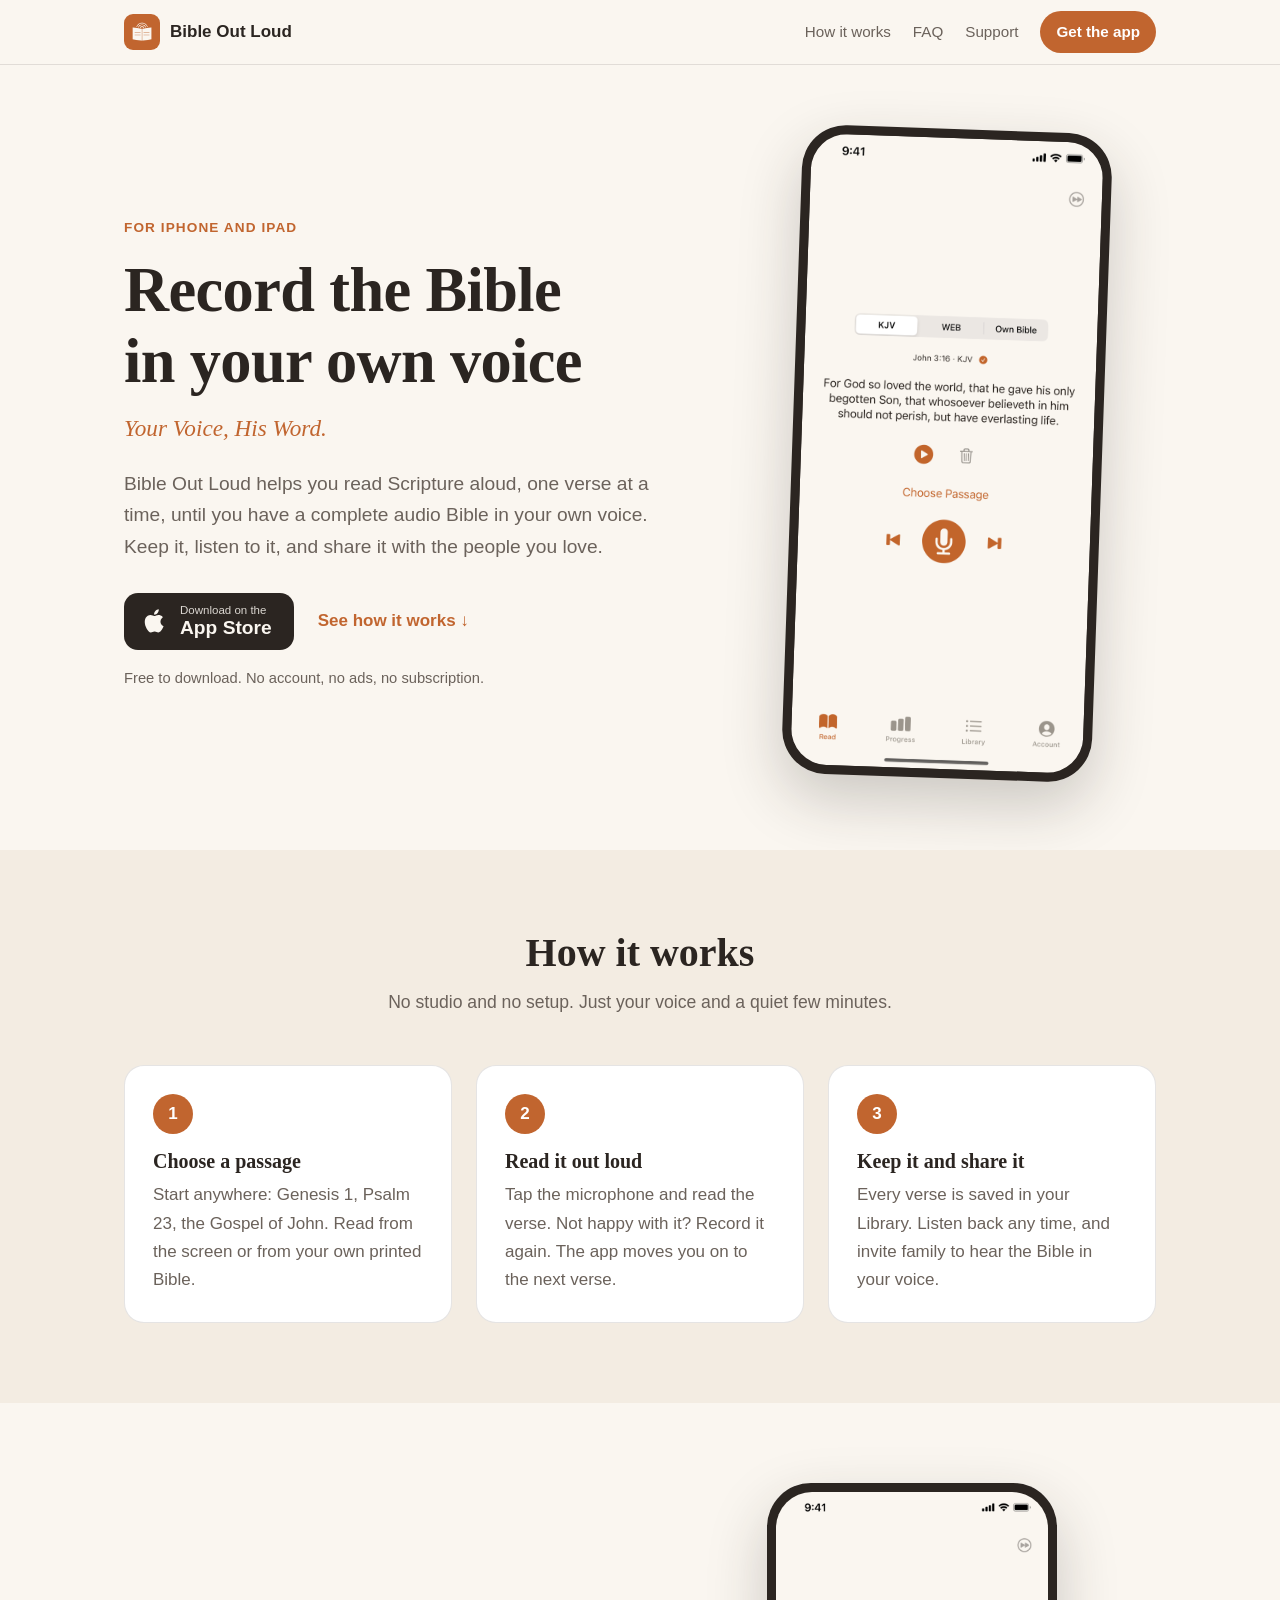
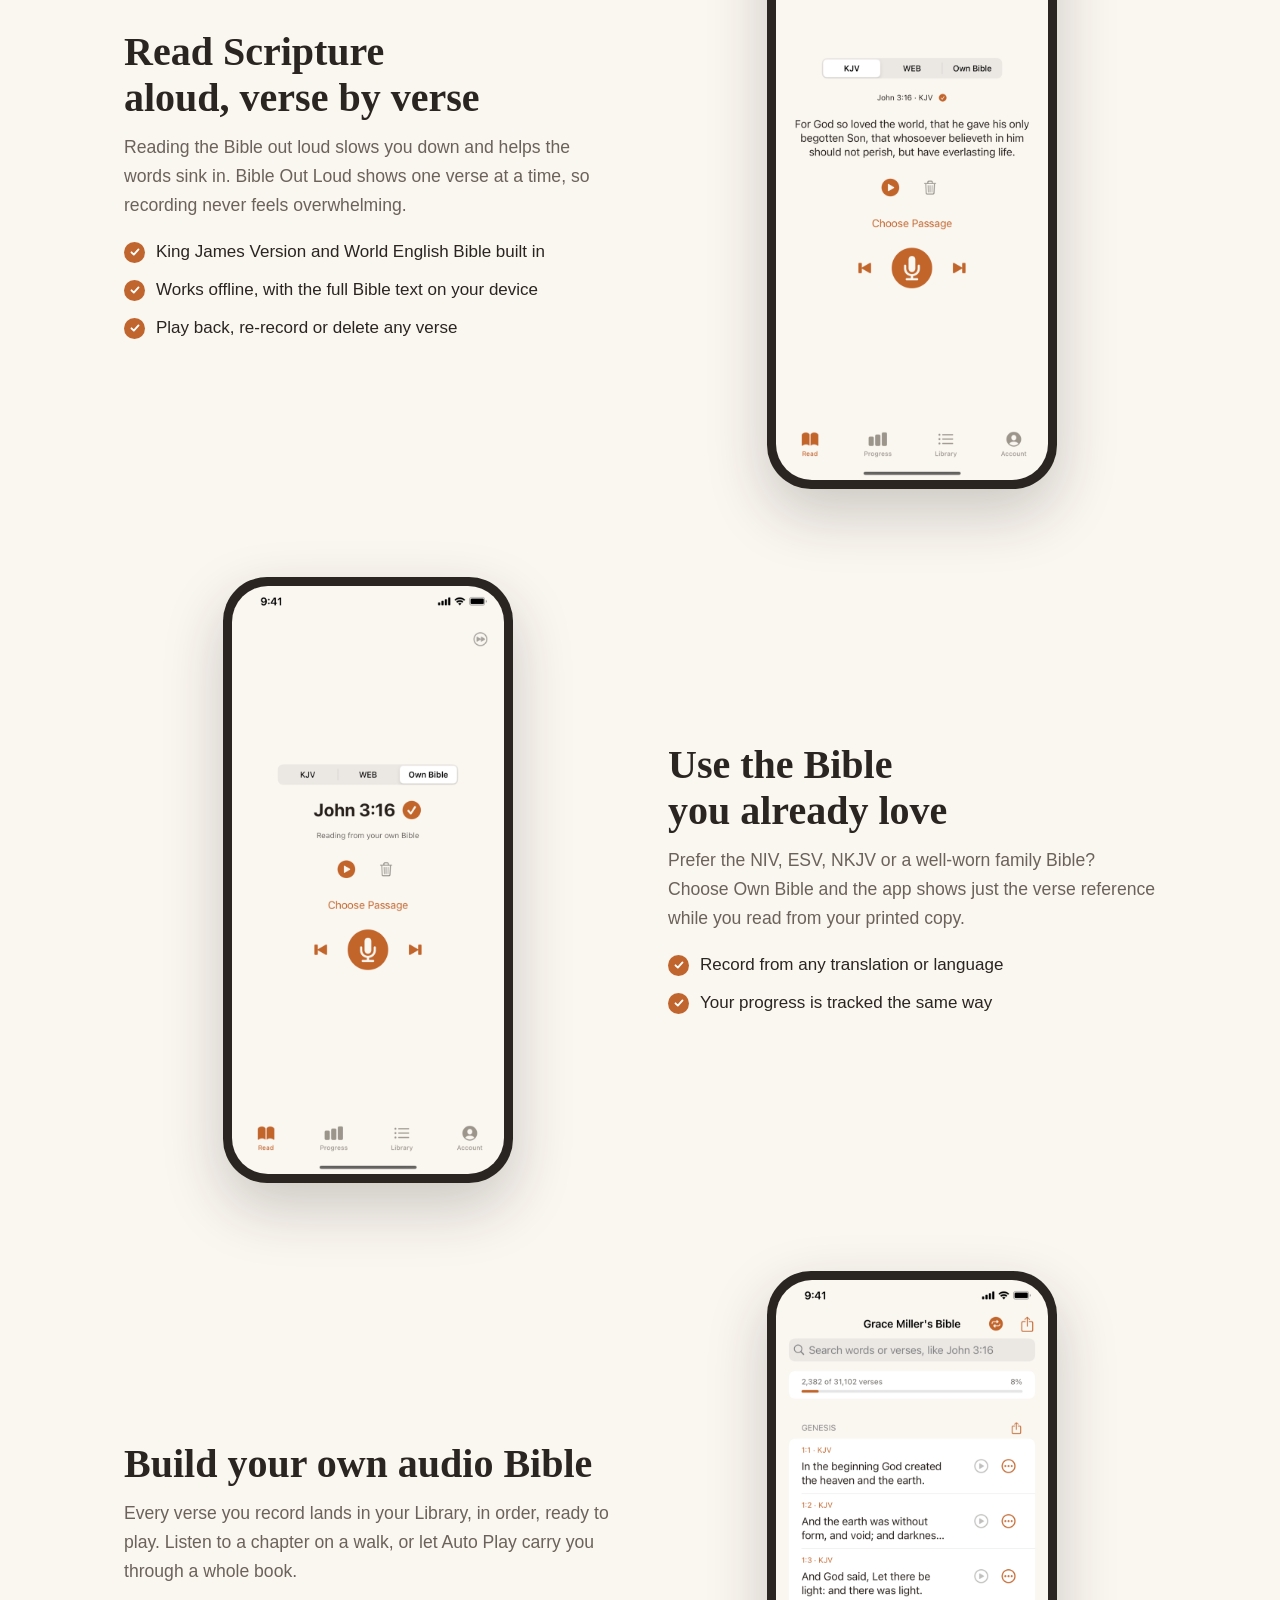
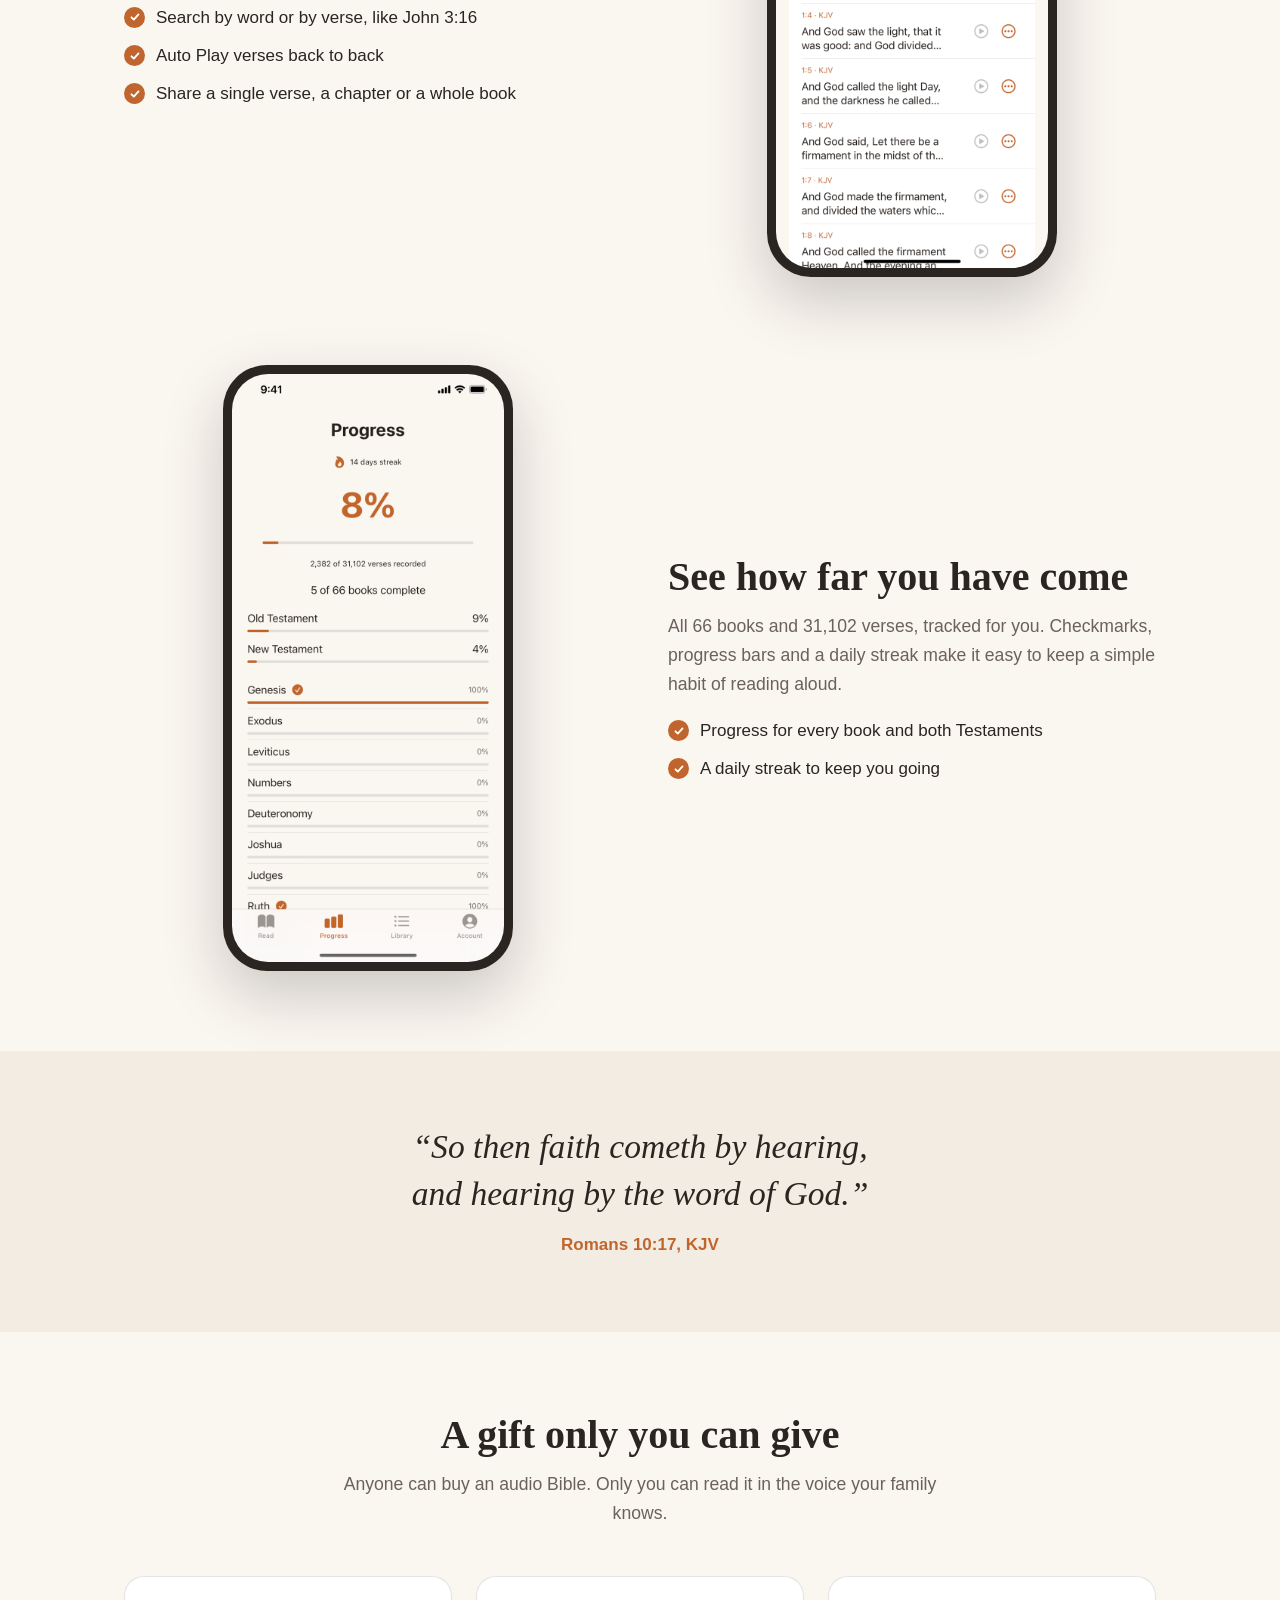
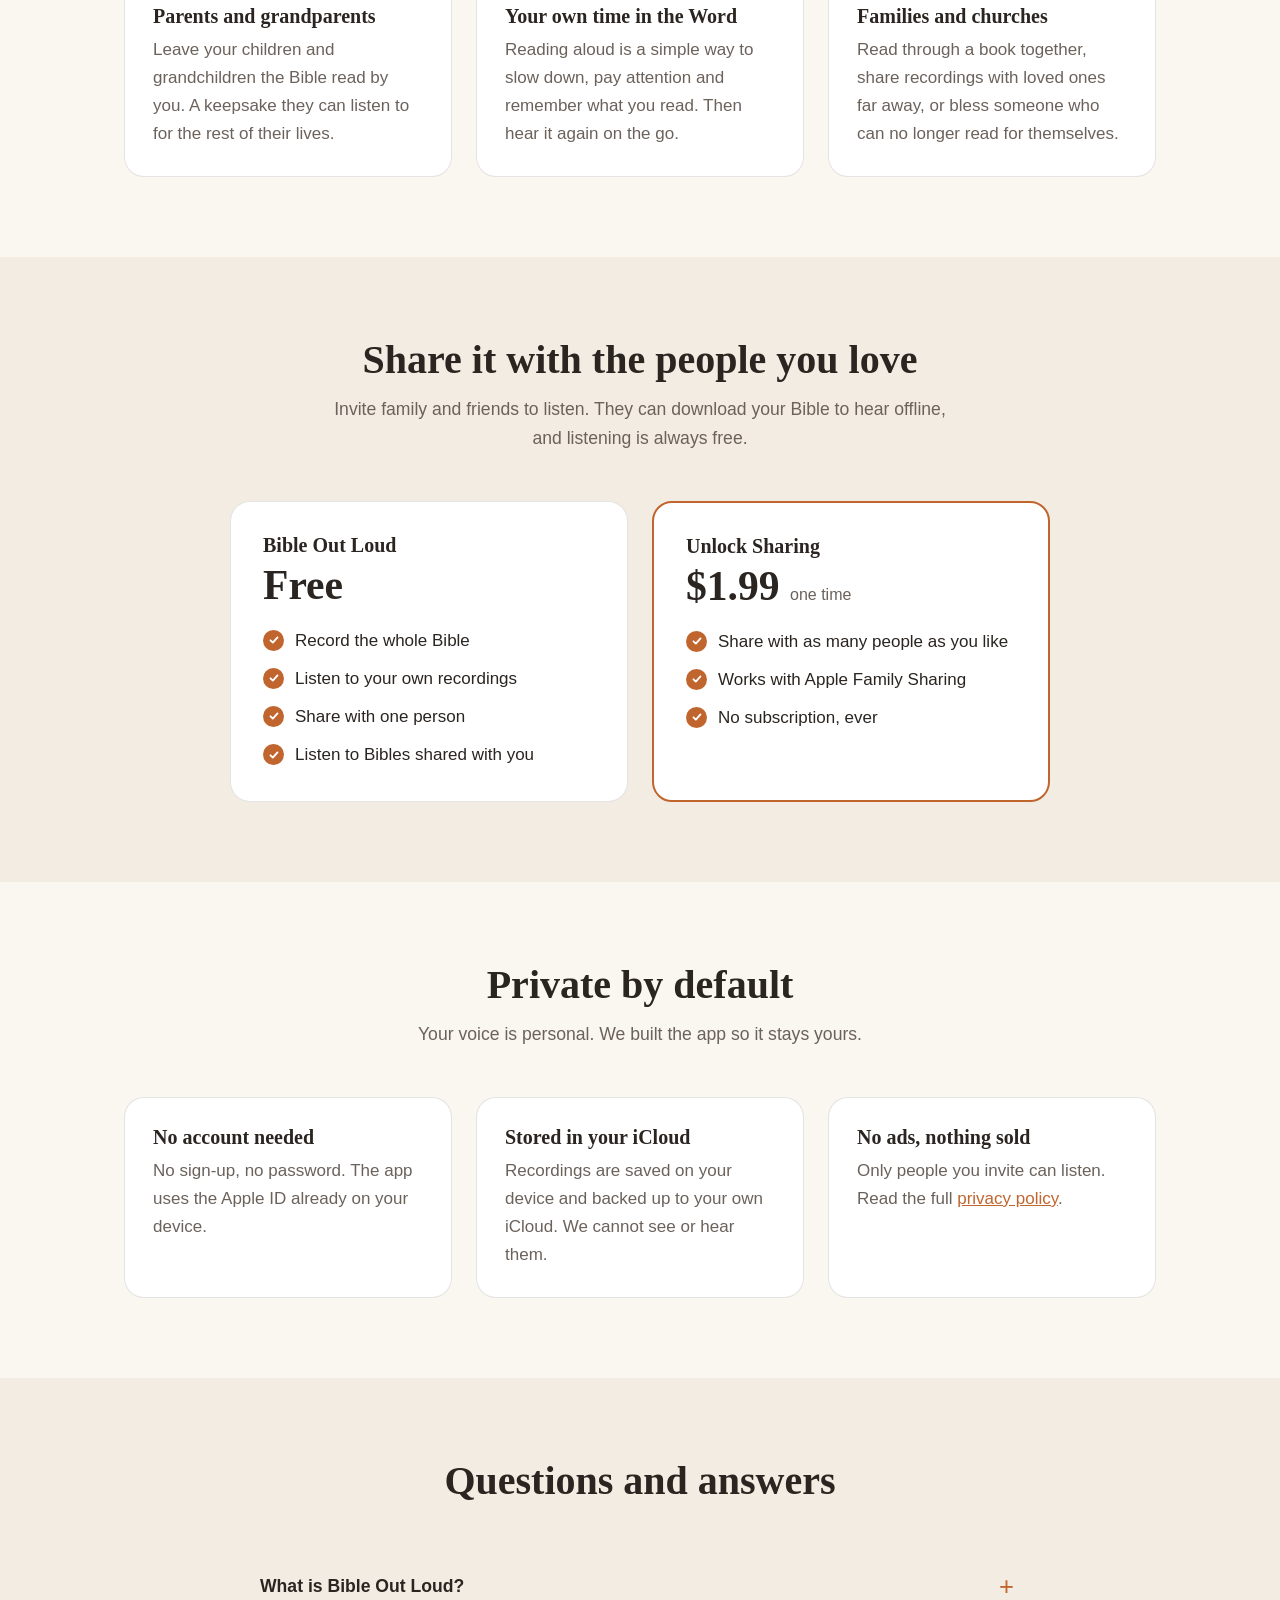
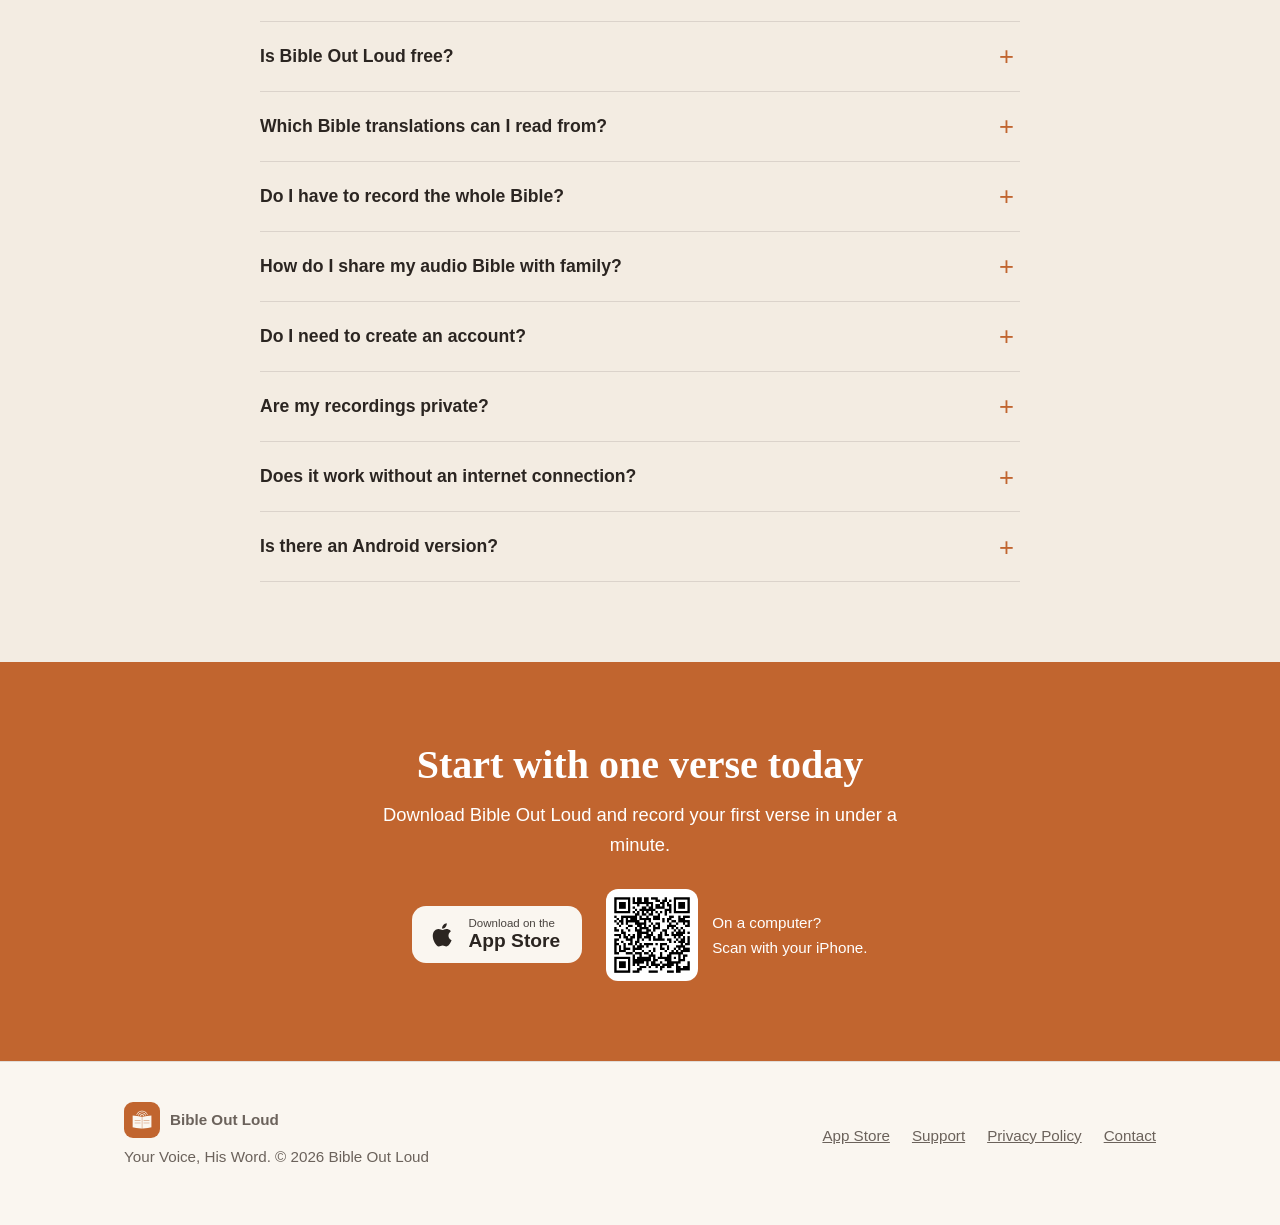
<file: index.html>
<!doctype html>
<html lang="en">
<head>
<meta charset="utf-8">
<meta name="viewport" content="width=device-width, initial-scale=1">
<title>Bible Out Loud: Record the Bible in Your Own Voice</title>
<meta name="description" content="Read Scripture aloud, verse by verse, and build an audio Bible in your own voice. Share it with family. Free app for iPhone and iPad.">
<link rel="canonical" href="https://bibleoutloud.app/">
<meta name="apple-itunes-app" content="app-id=6800993231">
<meta name="theme-color" content="#FAF6F0" media="(prefers-color-scheme: light)">
<meta name="theme-color" content="#1E1A17" media="(prefers-color-scheme: dark)">
<meta property="og:type" content="website">
<meta property="og:site_name" content="Bible Out Loud">
<meta property="og:url" content="https://bibleoutloud.app/">
<meta property="og:title" content="Bible Out Loud: Record the Bible in Your Own Voice">
<meta property="og:description" content="Read Scripture aloud, verse by verse, and build an audio Bible in your own voice. Share it with family. Free app for iPhone and iPad.">
<meta property="og:image" content="https://bibleoutloud.app/assets/og-image.png">
<meta property="og:image:width" content="1200">
<meta property="og:image:height" content="630">
<meta name="twitter:card" content="summary_large_image">
<link rel="icon" href="/assets/logo.png">
<link rel="apple-touch-icon" href="/assets/apple-touch-icon.png">
<link rel="stylesheet" href="/assets/site.css">
<script type="application/ld+json">[
 {
  "@context": "https://schema.org",
  "@type": "MobileApplication",
  "name": "Bible Out Loud",
  "alternateName": "Bible Out Loud: Your Voice, His Word",
  "description": "Record yourself reading the Bible aloud, verse by verse, build an audio Bible in your own voice, and share it with family.",
  "operatingSystem": "iOS 18.0 or later, iPadOS 18.0 or later",
  "applicationCategory": "ReferenceApplication",
  "url": "https://bibleoutloud.app/",
  "image": "https://bibleoutloud.app/assets/logo.png",
  "screenshot": [
   "https://bibleoutloud.app/assets/screen-read.png",
   "https://bibleoutloud.app/assets/screen-library.png",
   "https://bibleoutloud.app/assets/screen-progress.png",
   "https://bibleoutloud.app/assets/screen-own.png"
  ],
  "installUrl": "https://apps.apple.com/us/app/bible-out-loud/id6800993231",
  "downloadUrl": "https://apps.apple.com/us/app/bible-out-loud/id6800993231",
  "offers": {
   "@type": "Offer",
   "price": "0",
   "priceCurrency": "USD"
  },
  "publisher": {
   "@type": "Organization",
   "name": "Bible Out Loud",
   "url": "https://bibleoutloud.app/",
   "email": "hershapplications@gmail.com"
  }
 },
 {
  "@context": "https://schema.org",
  "@type": "WebSite",
  "name": "Bible Out Loud",
  "url": "https://bibleoutloud.app/"
 },
 {
  "@context": "https://schema.org",
  "@type": "FAQPage",
  "mainEntity": [
   {
    "@type": "Question",
    "name": "What is Bible Out Loud?",
    "acceptedAnswer": {
     "@type": "Answer",
     "text": "Bible Out Loud is an app for iPhone and iPad that lets you record yourself reading the Bible aloud, one verse at a time. Over time your recordings add up to a complete audio Bible in your own voice, which you can listen to and share with family and friends."
    }
   },
   {
    "@type": "Question",
    "name": "Is Bible Out Loud free?",
    "acceptedAnswer": {
     "@type": "Answer",
     "text": "Yes. The app is free to download, free to record with, and free to listen with. Sharing your Bible with one person is free too. A one-time purchase of $1.99 unlocks sharing with as many people as you like. There are no subscriptions and no ads."
    }
   },
   {
    "@type": "Question",
    "name": "Which Bible translations can I read from?",
    "acceptedAnswer": {
     "@type": "Answer",
     "text": "The King James Version (KJV) and the World English Bible (WEB) are built in. You can also choose Own Bible, which shows only the verse reference so you can read from any printed Bible or translation you love."
    }
   },
   {
    "@type": "Question",
    "name": "Do I have to record the whole Bible?",
    "acceptedAnswer": {
     "@type": "Answer",
     "text": "No. Start anywhere and record as much or as little as you like: a favorite psalm, one Gospel, or all 66 books. The Progress screen keeps track of every verse, chapter and book you finish."
    }
   },
   {
    "@type": "Question",
    "name": "How do I share my audio Bible with family?",
    "acceptedAnswer": {
     "@type": "Answer",
     "text": "Tap Share My Bible in the Library tab, enter a family member's email address or phone number, and send the invite. Once they tap the link, your Bible appears in their Library. They need the free Bible Out Loud app on an iPhone or iPad."
    }
   },
   {
    "@type": "Question",
    "name": "Do I need to create an account?",
    "acceptedAnswer": {
     "@type": "Answer",
     "text": "No. There are no accounts or passwords. The app uses the Apple ID already on your iPhone or iPad, and your recordings are backed up to your own iCloud."
    }
   },
   {
    "@type": "Question",
    "name": "Are my recordings private?",
    "acceptedAnswer": {
     "@type": "Answer",
     "text": "Yes. Every recording is private by default. Only the people you invite can listen, and you can stop sharing with anyone at any time. There are no ads and your data is never sold."
    }
   },
   {
    "@type": "Question",
    "name": "Does it work without an internet connection?",
    "acceptedAnswer": {
     "@type": "Answer",
     "text": "Yes. The Bible text is built into the app and recordings are saved on your device first, so you can read and record offline. Backup and sharing catch up when you are back online."
    }
   },
   {
    "@type": "Question",
    "name": "Is there an Android version?",
    "acceptedAnswer": {
     "@type": "Answer",
     "text": "Not at the moment. Bible Out Loud is available for iPhone and iPad."
    }
   }
  ]
 }
]</script>
</head>
<body>
  <a class="skip" href="#main">Skip to content</a>
  <header class="site-header">
    <div class="wrap">
      <a class="brand" href="/"><img src="/assets/logo.png" alt="" width="36" height="36"> Bible Out Loud</a>
      <nav class="nav" aria-label="Main"><a href="/#how-it-works" class="hide-small">How it works</a><a href="/#faq" class="hide-small">FAQ</a><a href="/support/">Support</a><a class="nav-cta" href="https://apps.apple.com/us/app/bible-out-loud/id6800993231">Get the app</a></nav>
    </div>
  </header>
  <main id="main">
    <section class="hero">
      <div class="wrap">
        <div>
          <p class="eyebrow">For iPhone and iPad</p>
          <h1>Record the Bible in your own voice</h1>
          <p class="tagline">Your Voice, His Word.</p>
          <p class="lead">Bible Out Loud helps you read Scripture aloud, one verse at a time, until you have a complete audio Bible in your own voice. Keep it, listen to it, and share it with the people you love.</p>
          <div class="cta-row">
            <a class="store-button" href="https://apps.apple.com/us/app/bible-out-loud/id6800993231" aria-label="Download Bible Out Loud on the App Store"><svg viewBox="0 0 24 24" aria-hidden="true"><path d="M17.05 12.54c-.03-2.7 2.2-4 2.3-4.06-1.25-1.83-3.2-2.08-3.9-2.11-1.66-.17-3.24.98-4.08.98-.84 0-2.14-.96-3.52-.93-1.81.03-3.48 1.05-4.41 2.67-1.88 3.26-.48 8.09 1.35 10.74.9 1.3 1.96 2.75 3.36 2.7 1.35-.05 1.86-.87 3.49-.87 1.63 0 2.09.87 3.52.84 1.45-.03 2.37-1.32 3.26-2.62 1.03-1.5 1.45-2.96 1.48-3.03-.03-.02-2.83-1.09-2.85-4.31zM14.37 4.6c.74-.9 1.24-2.15 1.1-3.4-1.07.04-2.36.71-3.13 1.61-.69.8-1.29 2.07-1.13 3.3 1.19.09 2.41-.61 3.16-1.51z"/></svg><span><small>Download on the</small><strong>App Store</strong></span></a>
            <a class="text-link" href="#how-it-works">See how it works ↓</a>
          </div>
          <p class="note">Free to download. No account, no ads, no subscription.</p>
        </div>
        <div class="phone"><img src="/assets/screen-read.png" alt="Bible Out Loud Read screen showing John 3:16 with a large record button" width="720" height="1558" fetchpriority="high"></div>
      </div>
    </section>

    <section class="section band" id="how-it-works">
      <div class="wrap">
        <div class="section-head">
          <h2>How it works</h2>
          <p>No studio and no setup. Just your voice and a quiet few minutes.</p>
        </div>
        <ol class="steps">
          <li><h3>Choose a passage</h3><p>Start anywhere: Genesis 1, Psalm 23, the Gospel of John. Read from the screen or from your own printed Bible.</p></li>
          <li><h3>Read it out loud</h3><p>Tap the microphone and read the verse. Not happy with it? Record it again. The app moves you on to the next verse.</p></li>
          <li><h3>Keep it and share it</h3><p>Every verse is saved in your Library. Listen back any time, and invite family to hear the Bible in your voice.</p></li>
        </ol>
      </div>
    </section>

    <section class="section" id="features">
      <div class="wrap features">
        <div class="feature">
          <div class="feature-text">
            <h2>Read Scripture aloud, verse by verse</h2>
            <p>Reading the Bible out loud slows you down and helps the words sink in. Bible Out Loud shows one verse at a time, so recording never feels overwhelming.</p>
            <ul class="checks">
              <li>King James Version and World English Bible built in</li>
              <li>Works offline, with the full Bible text on your device</li>
              <li>Play back, re-record or delete any verse</li>
            </ul>
          </div>
          <div class="phone"><img src="/assets/screen-read.png" alt="Recording John 3:16 in the King James Version" width="720" height="1558" loading="lazy"></div>
        </div>
        <div class="feature">
          <div class="feature-text">
            <h2>Use the Bible you already love</h2>
            <p>Prefer the NIV, ESV, NKJV or a well-worn family Bible? Choose Own Bible and the app shows just the verse reference while you read from your printed copy.</p>
            <ul class="checks">
              <li>Record from any translation or language</li>
              <li>Your progress is tracked the same way</li>
            </ul>
          </div>
          <div class="phone"><img src="/assets/screen-own.png" alt="Own Bible mode showing only the reference John 3:16" width="720" height="1558" loading="lazy"></div>
        </div>
        <div class="feature">
          <div class="feature-text">
            <h2>Build your own audio Bible</h2>
            <p>Every verse you record lands in your Library, in order, ready to play. Listen to a chapter on a walk, or let Auto Play carry you through a whole book.</p>
            <ul class="checks">
              <li>Search by word or by verse, like John 3:16</li>
              <li>Auto Play verses back to back</li>
              <li>Share a single verse, a chapter or a whole book</li>
            </ul>
          </div>
          <div class="phone"><img src="/assets/screen-library.png" alt="Library screen listing recorded verses from Genesis with play buttons" width="720" height="1558" loading="lazy"></div>
        </div>
        <div class="feature">
          <div class="feature-text">
            <h2>See how far you have come</h2>
            <p>All 66 books and 31,102 verses, tracked for you. Checkmarks, progress bars and a daily streak make it easy to keep a simple habit of reading aloud.</p>
            <ul class="checks">
              <li>Progress for every book and both Testaments</li>
              <li>A daily streak to keep you going</li>
            </ul>
          </div>
          <div class="phone"><img src="/assets/screen-progress.png" alt="Progress screen showing 8 percent of the Bible recorded and a 14 day streak" width="720" height="1558" loading="lazy"></div>
        </div>
      </div>
    </section>

    <section class="verse band">
      <div class="wrap">
        <blockquote>“So then faith cometh by hearing, and hearing by the word of God.”</blockquote>
        <cite>Romans 10:17, KJV</cite>
      </div>
    </section>

    <section class="section" id="who-its-for">
      <div class="wrap">
        <div class="section-head">
          <h2>A gift only you can give</h2>
          <p>Anyone can buy an audio Bible. Only you can read it in the voice your family knows.</p>
        </div>
        <div class="cards">
          <div class="card"><h3>Parents and grandparents</h3><p>Leave your children and grandchildren the Bible read by you. A keepsake they can listen to for the rest of their lives.</p></div>
          <div class="card"><h3>Your own time in the Word</h3><p>Reading aloud is a simple way to slow down, pay attention and remember what you read. Then hear it again on the go.</p></div>
          <div class="card"><h3>Families and churches</h3><p>Read through a book together, share recordings with loved ones far away, or bless someone who can no longer read for themselves.</p></div>
        </div>
      </div>
    </section>

    <section class="section band" id="sharing">
      <div class="wrap">
        <div class="section-head">
          <h2>Share it with the people you love</h2>
          <p>Invite family and friends to listen. They can download your Bible to hear offline, and listening is always free.</p>
        </div>
        <div class="pricing">
          <div class="price">
            <h3>Bible Out Loud</h3>
            <p class="amount">Free</p>
            <ul class="checks">
              <li>Record the whole Bible</li>
              <li>Listen to your own recordings</li>
              <li>Share with one person</li>
              <li>Listen to Bibles shared with you</li>
            </ul>
          </div>
          <div class="price featured">
            <h3>Unlock Sharing</h3>
            <p class="amount">$1.99 <span>one time</span></p>
            <ul class="checks">
              <li>Share with as many people as you like</li>
              <li>Works with Apple Family Sharing</li>
              <li>No subscription, ever</li>
            </ul>
          </div>
        </div>
      </div>
    </section>

    <section class="section" id="privacy">
      <div class="wrap">
        <div class="section-head">
          <h2>Private by default</h2>
          <p>Your voice is personal. We built the app so it stays yours.</p>
        </div>
        <div class="cards">
          <div class="card"><h3>No account needed</h3><p>No sign-up, no password. The app uses the Apple ID already on your device.</p></div>
          <div class="card"><h3>Stored in your iCloud</h3><p>Recordings are saved on your device and backed up to your own iCloud. We cannot see or hear them.</p></div>
          <div class="card"><h3>No ads, nothing sold</h3><p>Only people you invite can listen. Read the full <a href="/privacy/">privacy policy</a>.</p></div>
        </div>
      </div>
    </section>

    <section class="section band" id="faq">
      <div class="wrap">
        <div class="section-head"><h2>Questions and answers</h2></div>
        <div class="faq">
          <details><summary>What is Bible Out Loud?</summary><p>Bible Out Loud is an app for iPhone and iPad that lets you record yourself reading the Bible aloud, one verse at a time. Over time your recordings add up to a complete audio Bible in your own voice, which you can listen to and share with family and friends.</p></details>
          <details><summary>Is Bible Out Loud free?</summary><p>Yes. The app is free to download, free to record with, and free to listen with. Sharing your Bible with one person is free too. A one-time purchase of $1.99 unlocks sharing with as many people as you like. There are no subscriptions and no ads.</p></details>
          <details><summary>Which Bible translations can I read from?</summary><p>The King James Version (KJV) and the World English Bible (WEB) are built in. You can also choose Own Bible, which shows only the verse reference so you can read from any printed Bible or translation you love.</p></details>
          <details><summary>Do I have to record the whole Bible?</summary><p>No. Start anywhere and record as much or as little as you like: a favorite psalm, one Gospel, or all 66 books. The Progress screen keeps track of every verse, chapter and book you finish.</p></details>
          <details><summary>How do I share my audio Bible with family?</summary><p>Tap Share My Bible in the Library tab, enter a family member's email address or phone number, and send the invite. Once they tap the link, your Bible appears in their Library. They need the free Bible Out Loud app on an iPhone or iPad.</p></details>
          <details><summary>Do I need to create an account?</summary><p>No. There are no accounts or passwords. The app uses the Apple ID already on your iPhone or iPad, and your recordings are backed up to your own iCloud.</p></details>
          <details><summary>Are my recordings private?</summary><p>Yes. Every recording is private by default. Only the people you invite can listen, and you can stop sharing with anyone at any time. There are no ads and your data is never sold.</p></details>
          <details><summary>Does it work without an internet connection?</summary><p>Yes. The Bible text is built into the app and recordings are saved on your device first, so you can read and record offline. Backup and sharing catch up when you are back online.</p></details>
          <details><summary>Is there an Android version?</summary><p>Not at the moment. Bible Out Loud is available for iPhone and iPad.</p></details>
        </div>
      </div>
    </section>

    <section class="closing">
      <div class="wrap">
        <h2>Start with one verse today</h2>
        <p>Download Bible Out Loud and record your first verse in under a minute.</p>
        <div class="cta-row">
          <a class="store-button" href="https://apps.apple.com/us/app/bible-out-loud/id6800993231" aria-label="Download Bible Out Loud on the App Store"><svg viewBox="0 0 24 24" aria-hidden="true"><path d="M17.05 12.54c-.03-2.7 2.2-4 2.3-4.06-1.25-1.83-3.2-2.08-3.9-2.11-1.66-.17-3.24.98-4.08.98-.84 0-2.14-.96-3.52-.93-1.81.03-3.48 1.05-4.41 2.67-1.88 3.26-.48 8.09 1.35 10.74.9 1.3 1.96 2.75 3.36 2.7 1.35-.05 1.86-.87 3.49-.87 1.63 0 2.09.87 3.52.84 1.45-.03 2.37-1.32 3.26-2.62 1.03-1.5 1.45-2.96 1.48-3.03-.03-.02-2.83-1.09-2.85-4.31zM14.37 4.6c.74-.9 1.24-2.15 1.1-3.4-1.07.04-2.36.71-3.13 1.61-.69.8-1.29 2.07-1.13 3.3 1.19.09 2.41-.61 3.16-1.51z"/></svg><span><small>Download on the</small><strong>App Store</strong></span></a>
          <div class="qr"><img src="/assets/qr-app-store.png" alt="QR code that opens Bible Out Loud on the App Store" width="92" height="92" loading="lazy"><span>On a computer?<br>Scan with your iPhone.</span></div>
        </div>
      </div>
    </section>
  </main>
  <footer class="site-footer">
    <div class="wrap">
      <div>
        <a class="brand" href="/"><img src="/assets/logo.png" alt="" width="36" height="36"> Bible Out Loud</a>
        <p>Your Voice, His Word. © 2026 Bible Out Loud</p>
      </div>
      <nav aria-label="Footer"><a href="https://apps.apple.com/us/app/bible-out-loud/id6800993231">App Store</a><a href="/support/">Support</a><a href="/privacy/">Privacy Policy</a><a href="mailto:hershapplications@gmail.com">Contact</a></nav>
    </div>
  </footer>
</body>
</html>
</file>
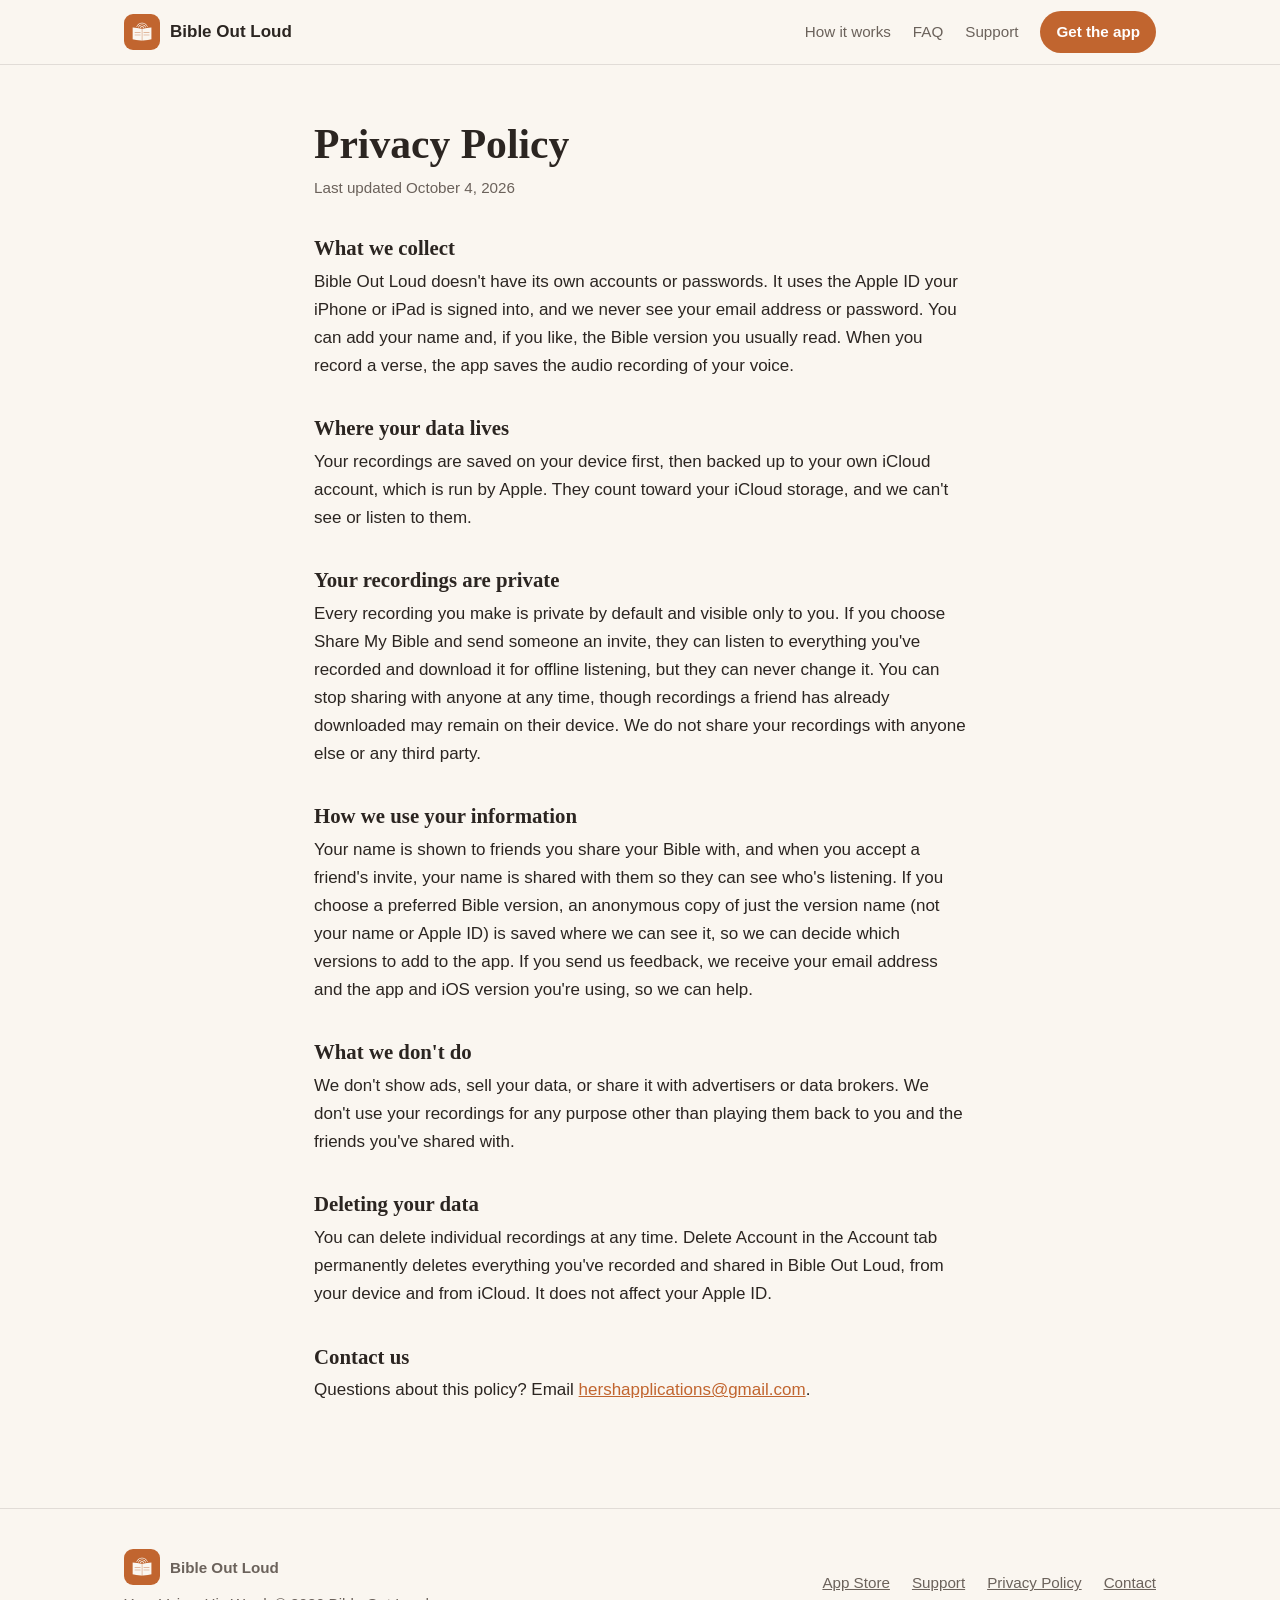
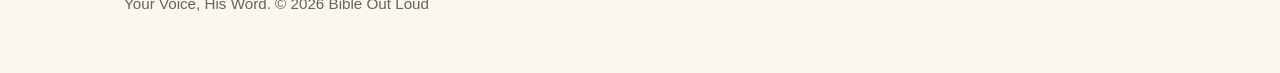
<file: privacy/index.html>
<!doctype html>
<html lang="en">
<head>
<meta charset="utf-8">
<meta name="viewport" content="width=device-width, initial-scale=1">
<title>Privacy Policy | Bible Out Loud</title>
<meta name="description" content="How Bible Out Loud handles your recordings and information: stored on your device and in your own iCloud, private by default, never sold.">
<link rel="canonical" href="https://bibleoutloud.app/privacy/">
<meta name="apple-itunes-app" content="app-id=6800993231">
<meta name="theme-color" content="#FAF6F0" media="(prefers-color-scheme: light)">
<meta name="theme-color" content="#1E1A17" media="(prefers-color-scheme: dark)">
<meta property="og:type" content="website">
<meta property="og:site_name" content="Bible Out Loud">
<meta property="og:url" content="https://bibleoutloud.app/privacy/">
<meta property="og:title" content="Privacy Policy | Bible Out Loud">
<meta property="og:description" content="How Bible Out Loud handles your recordings and information: stored on your device and in your own iCloud, private by default, never sold.">
<meta property="og:image" content="https://bibleoutloud.app/assets/og-image.png">
<meta property="og:image:width" content="1200">
<meta property="og:image:height" content="630">
<meta name="twitter:card" content="summary_large_image">
<link rel="icon" href="/assets/logo.png">
<link rel="apple-touch-icon" href="/assets/apple-touch-icon.png">
<link rel="stylesheet" href="/assets/site.css">
</head>
<body>
  <a class="skip" href="#main">Skip to content</a>
  <header class="site-header">
    <div class="wrap">
      <a class="brand" href="/"><img src="/assets/logo.png" alt="" width="36" height="36"> Bible Out Loud</a>
      <nav class="nav" aria-label="Main"><a href="/#how-it-works" class="hide-small">How it works</a><a href="/#faq" class="hide-small">FAQ</a><a href="/support/">Support</a><a class="nav-cta" href="https://apps.apple.com/us/app/bible-out-loud/id6800993231">Get the app</a></nav>
    </div>
  </header>
  <main id="main">
    <section class="page">
      <div class="wrap narrow">
        <h1>Privacy Policy</h1>
        <p class="updated">Last updated October 4, 2026</p>

        <h2>What we collect</h2>
        <p>Bible Out Loud doesn't have its own accounts or passwords. It uses the Apple ID your iPhone or iPad is signed into, and we never see your email address or password. You can add your name and, if you like, the Bible version you usually read. When you record a verse, the app saves the audio recording of your voice.</p>

        <h2>Where your data lives</h2>
        <p>Your recordings are saved on your device first, then backed up to your own iCloud account, which is run by Apple. They count toward your iCloud storage, and we can't see or listen to them.</p>

        <h2>Your recordings are private</h2>
        <p>Every recording you make is private by default and visible only to you. If you choose Share My Bible and send someone an invite, they can listen to everything you've recorded and download it for offline listening, but they can never change it. You can stop sharing with anyone at any time, though recordings a friend has already downloaded may remain on their device. We do not share your recordings with anyone else or any third party.</p>

        <h2>How we use your information</h2>
        <p>Your name is shown to friends you share your Bible with, and when you accept a friend's invite, your name is shared with them so they can see who's listening. If you choose a preferred Bible version, an anonymous copy of just the version name (not your name or Apple ID) is saved where we can see it, so we can decide which versions to add to the app. If you send us feedback, we receive your email address and the app and iOS version you're using, so we can help.</p>

        <h2>What we don't do</h2>
        <p>We don't show ads, sell your data, or share it with advertisers or data brokers. We don't use your recordings for any purpose other than playing them back to you and the friends you've shared with.</p>

        <h2>Deleting your data</h2>
        <p>You can delete individual recordings at any time. Delete Account in the Account tab permanently deletes everything you've recorded and shared in Bible Out Loud, from your device and from iCloud. It does not affect your Apple ID.</p>

        <h2>Contact us</h2>
        <p>Questions about this policy? Email <a href="mailto:hershapplications@gmail.com">hershapplications@gmail.com</a>.</p>
      </div>
    </section>
  </main>
  <footer class="site-footer">
    <div class="wrap">
      <div>
        <a class="brand" href="/"><img src="/assets/logo.png" alt="" width="36" height="36"> Bible Out Loud</a>
        <p>Your Voice, His Word. © 2026 Bible Out Loud</p>
      </div>
      <nav aria-label="Footer"><a href="https://apps.apple.com/us/app/bible-out-loud/id6800993231">App Store</a><a href="/support/">Support</a><a href="/privacy/">Privacy Policy</a><a href="mailto:hershapplications@gmail.com">Contact</a></nav>
    </div>
  </footer>
</body>
</html>
</file>
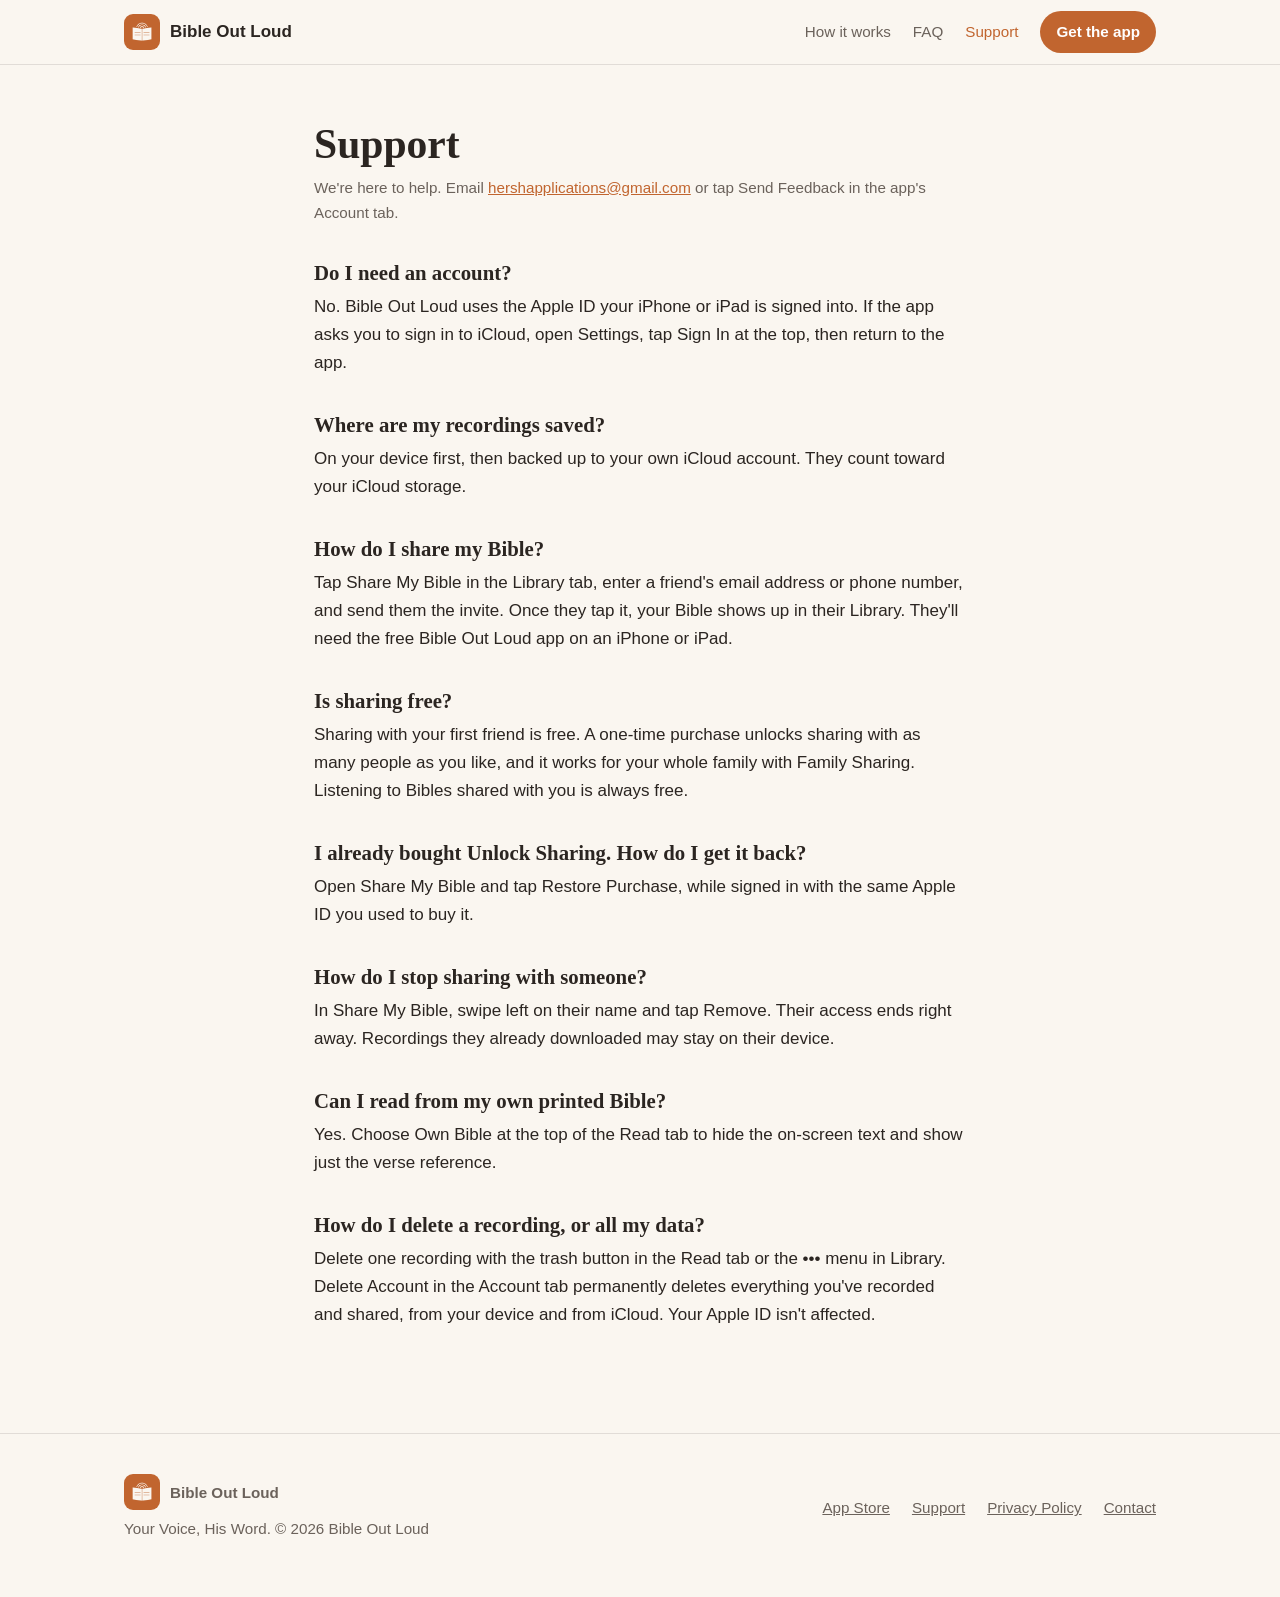
<file: support/index.html>
<!doctype html>
<html lang="en">
<head>
<meta charset="utf-8">
<meta name="viewport" content="width=device-width, initial-scale=1">
<title>Support and Help | Bible Out Loud</title>
<meta name="description" content="Help with Bible Out Loud: iCloud, sharing your audio Bible, purchases, and managing your recordings.">
<link rel="canonical" href="https://bibleoutloud.app/support/">
<meta name="apple-itunes-app" content="app-id=6800993231">
<meta name="theme-color" content="#FAF6F0" media="(prefers-color-scheme: light)">
<meta name="theme-color" content="#1E1A17" media="(prefers-color-scheme: dark)">
<meta property="og:type" content="website">
<meta property="og:site_name" content="Bible Out Loud">
<meta property="og:url" content="https://bibleoutloud.app/support/">
<meta property="og:title" content="Support and Help | Bible Out Loud">
<meta property="og:description" content="Help with Bible Out Loud: iCloud, sharing your audio Bible, purchases, and managing your recordings.">
<meta property="og:image" content="https://bibleoutloud.app/assets/og-image.png">
<meta property="og:image:width" content="1200">
<meta property="og:image:height" content="630">
<meta name="twitter:card" content="summary_large_image">
<link rel="icon" href="/assets/logo.png">
<link rel="apple-touch-icon" href="/assets/apple-touch-icon.png">
<link rel="stylesheet" href="/assets/site.css">
</head>
<body>
  <a class="skip" href="#main">Skip to content</a>
  <header class="site-header">
    <div class="wrap">
      <a class="brand" href="/"><img src="/assets/logo.png" alt="" width="36" height="36"> Bible Out Loud</a>
      <nav class="nav" aria-label="Main"><a href="/#how-it-works" class="hide-small">How it works</a><a href="/#faq" class="hide-small">FAQ</a><a href="/support/" aria-current="page">Support</a><a class="nav-cta" href="https://apps.apple.com/us/app/bible-out-loud/id6800993231">Get the app</a></nav>
    </div>
  </header>
  <main id="main">
    <section class="page">
      <div class="wrap narrow">
        <h1>Support</h1>
        <p class="updated">We're here to help. Email <a href="mailto:hershapplications@gmail.com">hershapplications@gmail.com</a> or tap Send Feedback in the app's Account tab.</p>

        <h2>Do I need an account?</h2>
        <p>No. Bible Out Loud uses the Apple ID your iPhone or iPad is signed into. If the app asks you to sign in to iCloud, open Settings, tap Sign In at the top, then return to the app.</p>

        <h2>Where are my recordings saved?</h2>
        <p>On your device first, then backed up to your own iCloud account. They count toward your iCloud storage.</p>

        <h2>How do I share my Bible?</h2>
        <p>Tap Share My Bible in the Library tab, enter a friend's email address or phone number, and send them the invite. Once they tap it, your Bible shows up in their Library. They'll need the free Bible Out Loud app on an iPhone or iPad.</p>

        <h2>Is sharing free?</h2>
        <p>Sharing with your first friend is free. A one-time purchase unlocks sharing with as many people as you like, and it works for your whole family with Family Sharing. Listening to Bibles shared with you is always free.</p>

        <h2>I already bought Unlock Sharing. How do I get it back?</h2>
        <p>Open Share My Bible and tap Restore Purchase, while signed in with the same Apple ID you used to buy it.</p>

        <h2>How do I stop sharing with someone?</h2>
        <p>In Share My Bible, swipe left on their name and tap Remove. Their access ends right away. Recordings they already downloaded may stay on their device.</p>

        <h2>Can I read from my own printed Bible?</h2>
        <p>Yes. Choose Own Bible at the top of the Read tab to hide the on-screen text and show just the verse reference.</p>

        <h2>How do I delete a recording, or all my data?</h2>
        <p>Delete one recording with the trash button in the Read tab or the ••• menu in Library. Delete Account in the Account tab permanently deletes everything you've recorded and shared, from your device and from iCloud. Your Apple ID isn't affected.</p>
      </div>
    </section>
  </main>
  <footer class="site-footer">
    <div class="wrap">
      <div>
        <a class="brand" href="/"><img src="/assets/logo.png" alt="" width="36" height="36"> Bible Out Loud</a>
        <p>Your Voice, His Word. © 2026 Bible Out Loud</p>
      </div>
      <nav aria-label="Footer"><a href="https://apps.apple.com/us/app/bible-out-loud/id6800993231">App Store</a><a href="/support/">Support</a><a href="/privacy/">Privacy Policy</a><a href="mailto:hershapplications@gmail.com">Contact</a></nav>
    </div>
  </footer>
</body>
</html>
</file>
<file: assets/site.css>
/* Bible Out Loud website styles.
   Colors match the app: terracotta on cream, charcoal text. */
:root {
  --primary: #C1652F;
  --primary-dark: #A4521F;
  --primary-soft: #F4E3D6;
  --background: #FAF6F0;
  --band: #F3ECE2;
  --card: #FFFFFF;
  --text: #2B2521;
  --muted: #6B625B;
  --line: rgba(43, 37, 33, 0.12);
  --on-primary: #FFFFFF;
  --frame: #2B2521;
  --serif: "Iowan Old Style", "Palatino Linotype", Palatino, "New York", ui-serif, Georgia, serif;
  --sans: -apple-system, BlinkMacSystemFont, "Segoe UI", Roboto, Helvetica, Arial, sans-serif;
}
@media (prefers-color-scheme: dark) {
  :root {
    --primary: #E08A55;
    --primary-dark: #EBA070;
    --primary-soft: #3A2A20;
    --background: #1E1A17;
    --band: #25201C;
    --card: #2A2420;
    --text: #F3ECE4;
    --muted: #B9AEA4;
    --line: rgba(243, 236, 228, 0.14);
    --on-primary: #1E1A17;
    --frame: #0F0D0B;
  }
}

* { box-sizing: border-box; }
html { -webkit-text-size-adjust: 100%; scroll-behavior: smooth; }
@media (prefers-reduced-motion: reduce) { html { scroll-behavior: auto; } }
body {
  margin: 0;
  background: var(--background);
  color: var(--text);
  font-family: var(--sans);
  font-size: 1.0625rem;
  line-height: 1.65;
}
a { color: var(--primary); }
img { max-width: 100%; height: auto; display: block; }
h1, h2, h3 { font-family: var(--serif); line-height: 1.15; text-wrap: balance; }
:focus-visible { outline: 3px solid var(--primary); outline-offset: 3px; border-radius: 6px; }

.wrap { max-width: 1080px; margin: 0 auto; padding: 0 24px; }
.narrow { max-width: 700px; }
.skip { position: absolute; left: -999px; top: 8px; background: var(--card); padding: 8px 14px; border-radius: 8px; z-index: 20; }
.skip:focus { left: 8px; }

/* Header */
.site-header { position: sticky; top: 0; z-index: 10; background: var(--background); border-bottom: 1px solid var(--line); }
.site-header .wrap { display: flex; align-items: center; justify-content: space-between; gap: 16px; min-height: 64px; }
.brand { display: flex; align-items: center; gap: 10px; color: var(--text); text-decoration: none; font-weight: 700; white-space: nowrap; }
.brand img { width: 36px; height: 36px; border-radius: 9px; }
.nav { display: flex; align-items: center; gap: 22px; font-size: 0.95rem; }
.nav a { color: var(--muted); text-decoration: none; padding: 8px 0; }
.nav a:hover, .nav a[aria-current="page"] { color: var(--primary); }
.nav a.nav-cta { white-space: nowrap; background: var(--primary); color: var(--on-primary); font-weight: 600; padding: 8px 16px; border-radius: 999px; }
.nav a.nav-cta:hover { background: var(--primary-dark); color: var(--on-primary); }

/* Buttons */
.store-button {
  display: inline-flex; align-items: center; gap: 12px;
  background: var(--text); color: var(--background); text-decoration: none;
  padding: 11px 22px 11px 18px; border-radius: 14px; line-height: 1.15; text-align: left;
}
.store-button:hover { opacity: 0.88; }
.store-button svg { width: 26px; height: 26px; flex: none; fill: currentColor; }
.store-button small { display: block; font-size: 0.72rem; opacity: 0.85; }
.store-button strong { display: block; font-size: 1.2rem; font-weight: 600; }
.text-link { font-weight: 600; text-decoration: none; }
.text-link:hover { text-decoration: underline; }

/* Hero */
.hero { padding: 64px 0 72px; overflow: hidden; }
.hero .wrap { display: grid; grid-template-columns: 1.15fr 0.85fr; gap: 48px; align-items: center; }
.eyebrow { color: var(--primary); font-weight: 700; font-size: 0.85rem; letter-spacing: 0.08em; text-transform: uppercase; margin: 0 0 14px; }
.hero h1 { font-size: clamp(2.4rem, 5.6vw, 3.9rem); font-weight: 700; margin: 0 0 12px; letter-spacing: -0.01em; }
.tagline { font-family: var(--serif); color: var(--primary); font-style: italic; font-size: 1.45rem; margin: 0 0 20px; }
.lead { font-size: 1.2rem; color: var(--muted); max-width: 34em; margin: 0 0 30px; }
.cta-row { display: flex; flex-wrap: wrap; align-items: center; gap: 18px 24px; }
.note { color: var(--muted); font-size: 0.92rem; margin: 16px 0 0; }

/* Phone frame around screenshots */
.phone { width: 100%; max-width: 290px; margin: 0 auto; background: var(--frame); padding: 9px; border-radius: 44px; box-shadow: 0 24px 60px rgba(43, 37, 33, 0.22); }
.phone img { width: 100%; border-radius: 36px; }
.hero .phone { max-width: 310px; transform: rotate(2deg); }

/* Sections */
.section { padding: 80px 0; }
.band { background: var(--band); }
.section-head { text-align: center; max-width: 640px; margin: 0 auto 48px; }
.section-head h2, .feature h2, .closing h2 { font-size: clamp(1.8rem, 4vw, 2.5rem); font-weight: 700; margin: 0 0 12px; }
.section-head p { color: var(--muted); margin: 0; font-size: 1.1rem; }

/* How it works */
.steps { display: grid; grid-template-columns: repeat(3, 1fr); gap: 24px; list-style: none; padding: 0; margin: 0; counter-reset: step; }
.steps li { background: var(--card); border: 1px solid var(--line); border-radius: 20px; padding: 28px; counter-increment: step; }
.steps li::before {
  content: counter(step); display: grid; place-items: center; width: 40px; height: 40px; border-radius: 50%;
  background: var(--primary); color: var(--on-primary); font-weight: 700; margin-bottom: 16px;
}
.steps h3, .card h3 { font-size: 1.25rem; margin: 0 0 8px; }
.steps p, .card p { margin: 0; color: var(--muted); }

/* Feature rows */
.features { display: grid; gap: 88px; }
.feature { display: grid; grid-template-columns: 1fr 1fr; gap: 56px; align-items: center; }
.feature:nth-child(even) .feature-text { order: 2; }
.feature p { color: var(--muted); font-size: 1.1rem; margin: 0 0 14px; }
.checks { list-style: none; padding: 0; margin: 18px 0 0; display: grid; gap: 10px; }
.checks li { padding-left: 32px; position: relative; }
.checks li::before {
  content: ""; position: absolute; left: 0; top: 0.2em; width: 21px; height: 21px; border-radius: 50%;
  background: var(--primary) url("data:image/svg+xml,%3Csvg xmlns='http://www.w3.org/2000/svg' viewBox='0 0 24 24' fill='none' stroke='white' stroke-width='3.2' stroke-linecap='round' stroke-linejoin='round'%3E%3Cpath d='M6 12.5l4 4 8-9'/%3E%3C/svg%3E") center / 14px no-repeat;
}

/* Cards */
.cards { display: grid; grid-template-columns: repeat(3, 1fr); gap: 24px; }
.card { background: var(--card); border: 1px solid var(--line); border-radius: 20px; padding: 28px; }

/* Verse quote */
.verse { text-align: center; padding: 72px 0; }
.verse blockquote { font-family: var(--serif); font-size: clamp(1.5rem, 3.4vw, 2.1rem); font-style: italic; line-height: 1.4; margin: 0 auto 14px; max-width: 760px; text-wrap: balance; }
.verse cite { color: var(--primary); font-style: normal; font-weight: 600; }

/* Pricing */
.pricing { display: grid; grid-template-columns: repeat(2, 1fr); gap: 24px; max-width: 820px; margin: 0 auto; }
.price { background: var(--card); border: 1px solid var(--line); border-radius: 20px; padding: 32px; }
.price.featured { border: 2px solid var(--primary); }
.price h3 { font-size: 1.25rem; margin: 0 0 6px; }
.price .amount { font-family: var(--serif); font-size: 2.6rem; font-weight: 700; line-height: 1.1; margin: 0; }
.price .amount span { font-family: var(--sans); font-size: 1rem; font-weight: 400; color: var(--muted); }

/* FAQ */
.faq { max-width: 760px; margin: 0 auto; }
.faq details { border-bottom: 1px solid var(--line); }
.faq summary { cursor: pointer; list-style: none; padding: 20px 40px 20px 0; font-weight: 600; font-size: 1.1rem; position: relative; }
.faq summary::-webkit-details-marker { display: none; }
.faq summary::after { content: "+"; position: absolute; right: 6px; top: 50%; transform: translateY(-50%); color: var(--primary); font-size: 1.6rem; font-weight: 400; }
.faq details[open] summary::after { content: "–"; }
.faq details p { margin: 0 0 20px; color: var(--muted); }

/* Closing call to action */
.closing { background: var(--primary); color: #fff; text-align: center; padding: 80px 0; }
.closing h2 { color: #fff; }
.closing p { margin: 0 auto 28px; max-width: 520px; font-size: 1.15rem; }
.closing .cta-row { justify-content: center; }
.closing .store-button { background: #FAF6F0; color: #2B2521; }
.qr { display: flex; align-items: center; gap: 14px; text-align: left; font-size: 0.95rem; }
.qr img { width: 92px; height: 92px; border-radius: 12px; background: #fff; padding: 6px; }
@media (prefers-color-scheme: dark) { .closing { background: #A4521F; } }

/* Text pages (privacy, support) */
.page { padding: 56px 0 88px; }
.page h1 { font-size: clamp(2rem, 5vw, 2.6rem); font-weight: 700; margin: 0 0 6px; }
.updated { color: var(--muted); font-size: 0.95rem; margin: 0 0 40px; }
.page h2 { font-size: 1.3rem; font-weight: 700; margin: 36px 0 8px; }
.page p { margin: 0 0 16px; }

/* Footer */
.site-footer { border-top: 1px solid var(--line); padding: 40px 0 56px; color: var(--muted); font-size: 0.95rem; }
.site-footer .wrap { display: flex; flex-wrap: wrap; justify-content: space-between; gap: 20px; }
.site-footer .brand { margin-bottom: 6px; }
.site-footer p { margin: 0; }
.site-footer nav { display: flex; flex-wrap: wrap; gap: 8px 22px; align-items: center; }
.site-footer a { color: var(--muted); }
.site-footer a:hover { color: var(--primary); }

@media (max-width: 820px) {
  .hero { padding: 40px 0 56px; }
  .hero .wrap { grid-template-columns: 1fr; text-align: center; gap: 40px; }
  .lead { margin-left: auto; margin-right: auto; }
  .cta-row { justify-content: center; }
  .section { padding: 60px 0; }
  .steps, .cards, .pricing { grid-template-columns: 1fr; }
  .features { gap: 64px; }
  .feature { grid-template-columns: 1fr; gap: 28px; }
  .feature:nth-child(even) .feature-text { order: 0; }
  .nav { gap: 14px; }
  .nav a.hide-small { display: none; }
  .qr { display: none; }
}
@media (max-width: 480px) {
  .nav a:not(.nav-cta) { display: none; }
  .site-header .wrap { padding: 0 16px; }
}
</file>
